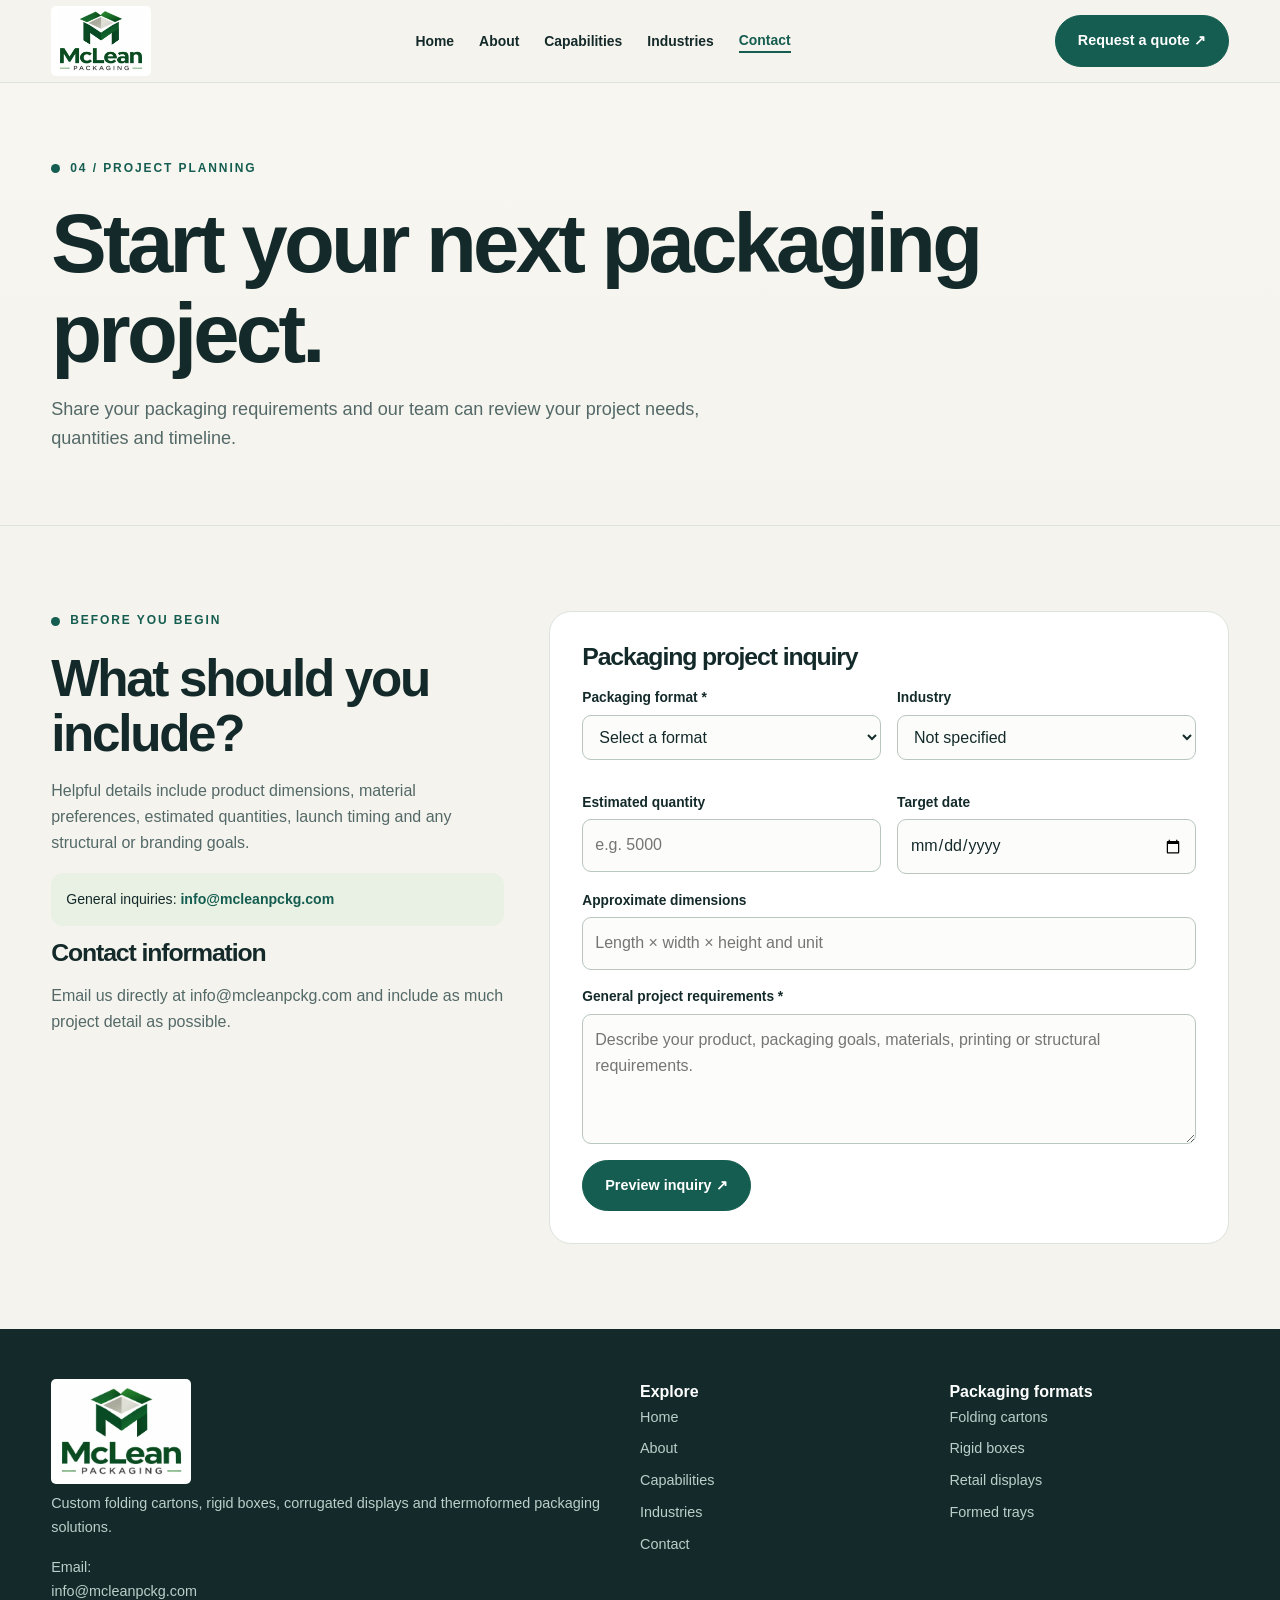
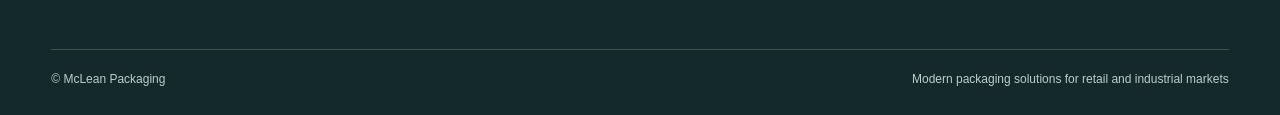
<file: contact.html>
<!DOCTYPE html>
<html lang="en"><head><meta charset="utf-8"/><meta content="width=device-width,initial-scale=1" name="viewport"/><meta content="Contact McLean Packaging to discuss your next packaging project or request a quote." name="description"/><title>Contact McLean Packaging</title><link href="style.css" rel="stylesheet"/><script defer="" src="script.js"></script></head><body><a class="skip" href="#main">Skip to content</a><header class="header"><div class="wrap nav"><a aria-label="McLean Packaging home" class="brand logo-concept" href="index.html"><img alt="McLean Packaging logo" src="logo-preview.webp"/><span class="logo-note">PACKAGING<br/>SOLUTIONS</span></a><button aria-controls="navigation" aria-expanded="false" class="menu">Menu</button><nav aria-label="Main navigation" class="links" id="navigation"><a href="index.html">Home</a><a href="about.html">About</a><a href="capabilities.html">Capabilities</a><a href="industries.html">Industries</a><a aria-current="page" href="contact.html">Contact</a></nav><a class="btn" href="contact.html">Request a quote ↗</a></div></header><main id="main"><section class="pagehero"><div class="wrap"><div class="eyebrow">04 / Project planning</div><h1>Start your next packaging project.</h1><p>Share your packaging requirements and our team can review your project needs, quantities and timeline.</p></div></section><section class="section"><div class="wrap contactgrid"><div><div class="eyebrow">Before you begin</div><h2>What should you include?</h2><p>Helpful details include product dimensions, material preferences, estimated quantities, launch timing and any structural or branding goals.</p><div class="notice">General inquiries: <a href="mailto:info@mcleanpckg.com">info@mcleanpckg.com</a></div><h3>Contact information</h3><p>Email us directly at <a href="mailto:info@mcleanpckg.com">info@mcleanpckg.com</a> and include as much project detail as possible.</p></div><div class="form"><h3>Packaging project inquiry</h3><form id="project-form"><div class="fields"><div class="field"><label for="format">Packaging format *</label><select id="format" name="Packaging format" required=""><option value="">Select a format</option><option>Folding carton</option><option>Rigid box</option><option>Corrugated display</option><option>Formed tray</option><option>Not sure</option></select></div><div class="field"><label for="industry">Industry</label><select id="industry" name="Industry"><option>Not specified</option><option>Beauty &amp; personal care</option><option>Food &amp; beverage</option><option>Electronics</option><option>Health &amp; wellness</option><option>Other</option></select></div><div class="field"><label for="quantity">Estimated quantity</label><input id="quantity" min="1" name="Estimated quantity" placeholder="e.g. 5000" type="number"/></div><div class="field"><label for="date">Target date</label><input id="date" name="Target date" type="date"/></div></div><div class="field"><label for="dimensions">Approximate dimensions</label><input id="dimensions" name="Dimensions" placeholder="Length × width × height and unit"/></div><div class="field"><label for="requirements">General project requirements *</label><textarea id="requirements" name="Requirements" placeholder="Describe your product, packaging goals, materials, printing or structural requirements." required=""></textarea></div><button class="btn" type="submit">Preview inquiry ↗</button></form><div aria-live="polite" class="notice" hidden="" id="preview"><h3>Brief preview</h3><pre id="brief" style="white-space:pre-wrap;overflow-wrap:anywhere;font:inherit"></pre><button class="btn" id="save-brief" type="button">Save brief as text</button></div></div></div></section></main><footer class="foot"><div class="wrap"><div class="footgrid"><div><a aria-label="McLean Packaging home" class="brand logo-concept" href="index.html"><img alt="McLean Packaging logo" src="logo-preview.webp"/><span class="logo-note">PACKAGING<br/>SOLUTIONS</span></a><p>Custom folding cartons, rigid boxes, corrugated displays and thermoformed packaging solutions.</p><p>Email: <a href="mailto:info@mcleanpckg.com">info@mcleanpckg.com</a></p></div><div><strong>Explore</strong><a href="index.html">Home</a><a href="about.html">About</a><a href="capabilities.html">Capabilities</a><a href="industries.html">Industries</a><a href="contact.html">Contact</a></div><div><strong>Packaging formats</strong><a href="capabilities.html#carton">Folding cartons</a><a href="capabilities.html#rigid">Rigid boxes</a><a href="capabilities.html#display">Retail displays</a><a href="capabilities.html#tray">Formed trays</a></div></div><div class="copyright"><span>© McLean Packaging</span><span>Modern packaging solutions for retail and industrial markets</span></div></div></footer><button aria-label="Back to top" class="backtop" hidden="">↑</button></body></html>
</file>
<file: style.css>
:root{--ink:#142a2a;--muted:#536968;--cream:#f5f3ed;--white:#fff;--green:#145d50;--lime:#d7ec85;--line:#dce4dd;--radius:22px}*{box-sizing:border-box}html{scroll-behavior:smooth}body{margin:0;font-family:Inter,Arial,sans-serif;background:var(--cream);color:var(--ink);line-height:1.65}a{color:inherit;text-decoration:none}button,input,select,textarea{font:inherit}button,a,input,textarea,select{outline-offset:5px}button{cursor:pointer}img,svg{max-width:100%}h1,h2,h3,p{margin:0 0 1rem}h1,h2,h3{line-height:1.08;letter-spacing:-.045em}h1{font-size:clamp(3rem,6.5vw,6.5rem)}h2{font-size:clamp(2rem,4vw,3.8rem)}h3{font-size:1.55rem}p{color:var(--muted)}.wrap{width:min(1200px,92%);margin:auto}.demo{text-align:center;background:#e4e9de;font-size:.75rem;padding:5px 12px;letter-spacing:.06em}.header{position:sticky;top:0;z-index:20;background:rgba(245,243,237,.96);border-bottom:1px solid var(--line);backdrop-filter:blur(12px)}.nav{display:flex;align-items:center;justify-content:space-between;min-height:76px;gap:24px}.brand{display:flex;align-items:center;gap:11px;font-size:1.1rem;font-weight:800;letter-spacing:-.04em}.mark{display:grid;place-items:center;width:40px;height:40px;background:var(--green);color:white;border-radius:11px}.brand small{display:block;font-size:.58rem;letter-spacing:.18em;font-weight:600;color:var(--muted)}.links{display:flex;align-items:center;gap:25px;font-size:.87rem;font-weight:600}.links a[aria-current=page]{color:var(--green);border-bottom:2px solid var(--green)}.btn{display:inline-flex;align-items:center;justify-content:center;gap:12px;background:var(--green);color:white;border:1px solid var(--green);padding:13px 22px;border-radius:100px;font-weight:700;font-size:.9rem;transition:.2s}.btn:hover{transform:translateY(-2px);filter:brightness(1.12)}.btn.alt{background:transparent;color:var(--ink);border-color:#9eaeaa}.btn.light{background:var(--lime);color:var(--ink);border-color:var(--lime)}.menu{display:none}.hero{padding:65px 0 70px;display:grid;grid-template-columns:1.1fr 1fr;align-items:center;gap:45px}.eyebrow{font-weight:800;font-size:.75rem;letter-spacing:.16em;text-transform:uppercase;color:var(--green);display:flex;gap:10px;align-items:center;margin-bottom:20px}.eyebrow:before{content:'';width:9px;height:9px;border-radius:50%;background:currentColor}.hero p{font-size:1.13rem;max-width:580px}.actions{display:flex;gap:12px;flex-wrap:wrap;margin-top:30px}.art{min-height:390px;aspect-ratio:1.08;background:#dde8dc;border-radius:var(--radius);overflow:hidden;position:relative;display:grid;place-items:center}.art svg{width:100%;height:100%;display:block}.art-label{position:absolute;bottom:15px;left:18px;font-size:.72rem;background:#fff9;border-radius:30px;padding:5px 11px}.strip{background:var(--ink);color:white;padding:20px 0}.strip .wrap{display:flex;justify-content:space-between;flex-wrap:wrap;gap:14px;font-size:.85rem;letter-spacing:.07em}.strip span:before{content:'✳';color:var(--lime);margin-right:10px}.section{padding:85px 0}.section.white{background:white}.sectionhead{display:flex;align-items:end;justify-content:space-between;gap:25px;margin-bottom:32px}.sectionhead p{max-width:420px}.grid{display:grid;grid-template-columns:repeat(4,1fr);gap:16px}.grid.three{grid-template-columns:repeat(3,1fr)}.tile{border:1px solid var(--line);border-radius:var(--radius);background:white;overflow:hidden;transition:transform .2s,box-shadow .2s}.tile:hover{transform:translateY(-4px);box-shadow:0 16px 40px #142a2a12}.tile .art{min-height:0;aspect-ratio:1.18;border-radius:0}.tilebody{padding:24px}.tilebody p{font-size:.92rem}.number{font-size:.75rem;font-weight:800;color:var(--green);letter-spacing:.15em}.arrow{font-weight:bold;color:var(--green);font-size:.85rem}.split{display:grid;grid-template-columns:1fr 1fr;gap:55px;align-items:center}.panel{background:var(--ink);color:white;padding:55px;border-radius:var(--radius)}.panel p,.dark p{color:#c2d3cf}.panel .eyebrow,.dark .eyebrow{color:var(--lime)}.steps{display:grid;grid-template-columns:repeat(4,1fr);gap:22px}.step{border-top:1px solid #a8b8b2;padding:22px 0}.step b{display:block;color:var(--green);font-size:.8rem;margin-bottom:16px}.cta{background:var(--green);color:white;border-radius:var(--radius);padding:48px;display:flex;align-items:center;justify-content:space-between;gap:24px}.cta p{color:#d2e4df;margin:0}.cta h2{font-size:clamp(2rem,3.5vw,3rem)}.pagehero{padding:76px 0 55px;border-bottom:1px solid var(--line)}.pagehero h1{max-width:950px}.pagehero p{max-width:650px;font-size:1.13rem}.filters{display:flex;flex-wrap:wrap;gap:10px;margin-bottom:25px}.filter{border:1px solid #aebdb6;border-radius:100px;background:transparent;padding:8px 16px;color:var(--ink);font-size:.88rem}.filter[aria-pressed=true]{background:var(--green);color:white;border-color:var(--green)}[hidden]{display:none!important}.tag{display:inline-block;background:#eaf1e5;padding:4px 10px;border-radius:100px;color:var(--green);font-size:.75rem;margin:3px}.detail{border-top:1px solid var(--line);padding:16px 0}.detail summary{cursor:pointer;font-weight:700}.detail p{padding-top:10px}.contactgrid{display:grid;grid-template-columns:.8fr 1.2fr;gap:45px;align-items:start}.form{background:white;border:1px solid var(--line);padding:32px;border-radius:var(--radius)}.fields{display:grid;grid-template-columns:1fr 1fr;gap:16px}.field{display:flex;flex-direction:column;gap:5px;margin-bottom:16px}.field label{font-weight:700;font-size:.86rem}input,textarea,select{border:1px solid #b8c6be;background:#fcfdfa;border-radius:9px;padding:12px;min-width:0;width:100%;color:var(--ink)}textarea{min-height:130px;resize:vertical}.notice{background:#e9f0e4;border-radius:12px;padding:15px;font-size:.88rem;margin:14px 0}.foot{background:var(--ink);color:white;padding:50px 0 25px}.footgrid{display:grid;grid-template-columns:2fr 1fr 1fr;gap:30px}.foot p,.foot a{color:#bbceca;font-size:.9rem}.foot a{display:block;margin-bottom:8px}.foot .brand{color:white;display:flex}.foot .brand small{color:#bbceca}.copyright{border-top:1px solid #ffffff30;margin-top:30px;padding-top:20px;font-size:.75rem;color:#bbceca;display:flex;justify-content:space-between;gap:12px}.skip{position:absolute;left:-999px}.skip:focus{left:10px;top:10px;background:white;padding:10px;z-index:100}.backtop{position:fixed;bottom:20px;right:20px;border:0;background:var(--green);color:white;width:44px;height:44px;border-radius:50%;box-shadow:0 5px 20px #0003;z-index:15}.dark{background:var(--ink);color:white}.small{font-size:.85rem}.feature{padding:24px;border:1px solid var(--line);border-radius:var(--radius);background:white}.feature .number{display:block;margin-bottom:15px}@media(max-width:950px){.grid{grid-template-columns:repeat(2,1fr)}.grid.three{grid-template-columns:repeat(2,1fr)}.nav>.btn{display:none}.hero{gap:25px}.art{min-height:270px}.steps{grid-template-columns:repeat(2,1fr)}}@media(max-width:700px){.menu{display:block;border:1px solid var(--line);background:white;border-radius:10px;padding:8px 12px}.links{display:none;position:absolute;top:76px;left:0;right:0;background:var(--cream);padding:22px 4%;flex-direction:column;align-items:stretch;border-bottom:1px solid var(--line)}.links.open{display:flex}.hero,.split,.contactgrid{grid-template-columns:1fr}.hero,.pagehero{padding:42px 0}.section{padding:55px 0}.sectionhead,.cta{display:block}.sectionhead p{margin-top:12px}.cta .btn{margin-top:20px}.panel,.cta,.form{padding:24px}.grid,.grid.three{grid-template-columns:1fr}.fields{grid-template-columns:1fr;gap:0}.footgrid{grid-template-columns:1fr 1fr}.footgrid>div:first-child{grid-column:1/-1}.copyright{flex-direction:column}.art{min-height:260px}.hero h1{font-size:3.2rem}}@media(prefers-reduced-motion:reduce){*,*::before,*::after{scroll-behavior:auto!important;transition:none!important}}

/* Proposed logo artwork, for offline design review only. */
.logo-concept{flex-shrink:0;gap:9px}.logo-concept img{display:block;width:100px;height:auto;max-height:70px;object-fit:contain;background:white;border-radius:5px;padding:3px}.logo-note{font-size:.58rem;font-weight:700;line-height:1.45;letter-spacing:.08em;color:var(--muted)}.foot .logo-concept img{width:140px;max-height:105px;padding:6px}.foot .logo-note{color:#bbceca}.header .nav{min-height:86px}@media(max-width:700px){.links{top:86px}.logo-concept img{width:88px}.logo-note{font-size:.55rem}}


/* Live-business refinements */
.demo{display:none!important}.art img{width:100%;height:100%;object-fit:cover;display:block}.art-label{display:none}.logo-note{display:none}.header .nav{min-height:82px}.pagehero{background:linear-gradient(180deg,#f8f6f1 0%,#f5f3ed 100%)}.notice a{font-weight:700;color:var(--green)}
</file>
